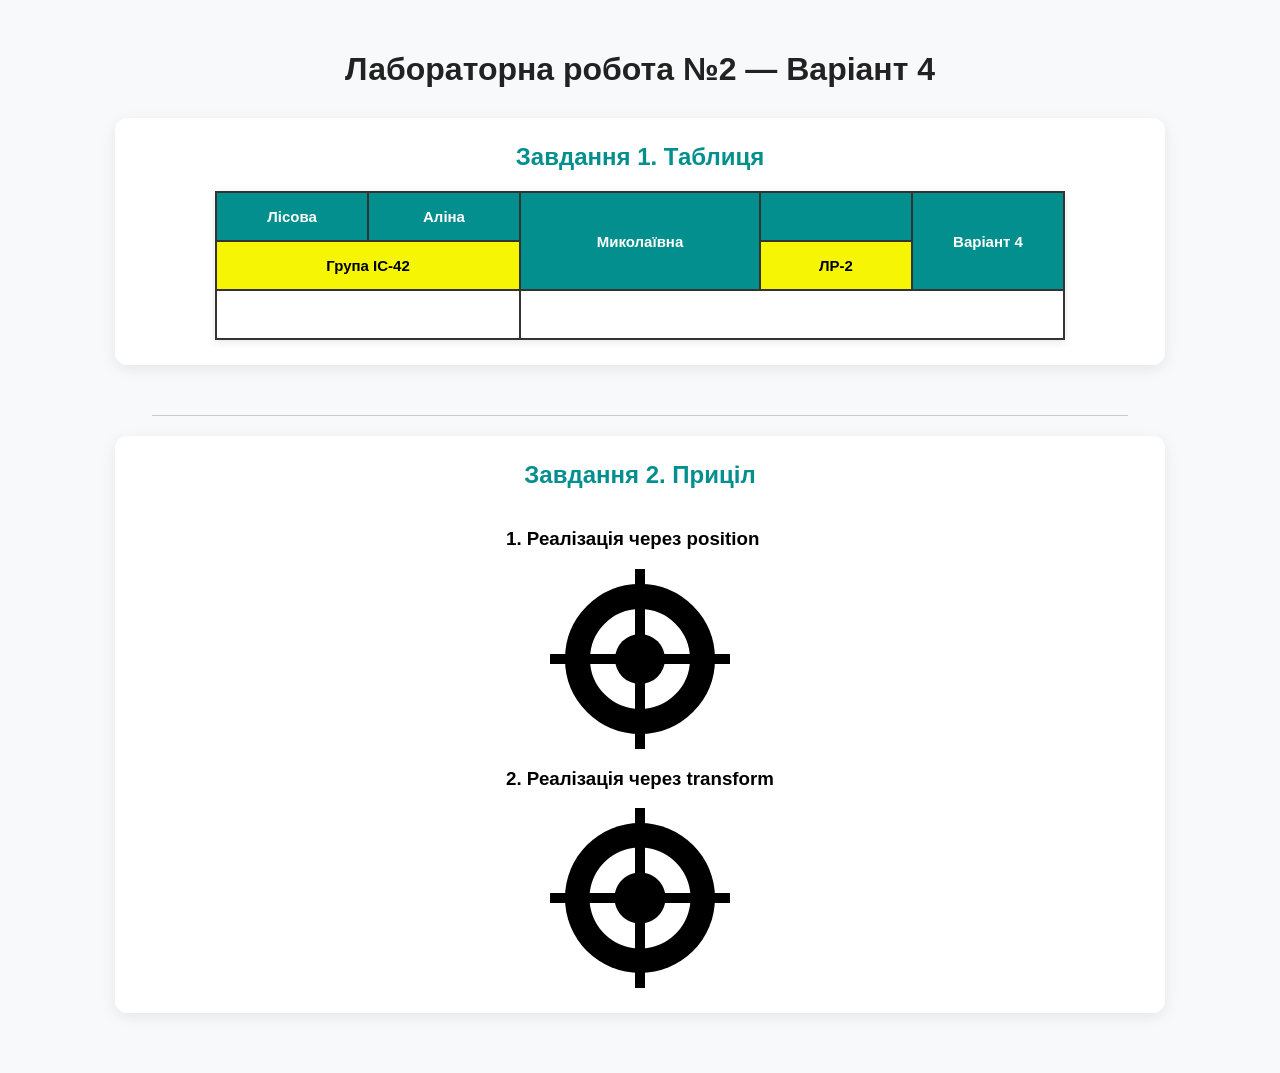
<file: index.html>
<!DOCTYPE html>
<html lang="uk">
<head>
    <meta charset="UTF-8">
    <meta name="viewport" content="width=device-width, initial-scale=1.0">
    <title>Лабораторна робота №2 - Варіант 4</title>
    <link rel="stylesheet" href="style.css">
</head>
<body>

<h1>Лабораторна робота №2 — Варіант 4</h1>
<!-- ЗАВДАННЯ 1 -->
<section class="task-section">
        <h2>Завдання 1. Таблиця </h2>
    <table>
        <!-- 1-Й рядок -->
        <tr>
            <td class="row-1">Лісова</td>
            <td class="row-1">Аліна</td>
            <td class="row-1" rowspan="2" colspan="2">Миколаївна</td>
            <td class="row-1" ></td>
            <td class="row-1" rowspan="2">Варіант 4</td>
        </tr>
        <!-- 2-Й рядок -->
        <tr>
            <td class="row-2" colspan="2">Група ІС-42</td>
            <td class="row-2">ЛР-2</td>
        </tr>
        <!-- 3-Й рядок -->
        <tr class="row-3">
            <td colspan="2">&nbsp;</td>
            <td colspan="4">&nbsp;</td>
        </tr>
    </table>
</section>
    <hr class="divider">

<!-- ЗАВДАННЯ 2 -->
 <section class="task-section">
    <h2 class="title">Завдання 2. Приціл</h2>
    <div class="container">
        <!-- Спосіб 1: позиціонування -->
        <div class="block">
            <h3>1. Реалізація через position</h3>
            <div class="target-position">
                <div class="outer-ring"></div>
                <div class="inner-circle"></div>
                <div class="line-h"></div>
                <div class="line-v"></div>
            </div>
        </div>

        <!-- Спосіб 2: За допомогою трансформацій (transform) -->
        <div class="block">
            <h3>2. Реалізація через transform</h3>
            <div class="target-transform">
                <div class="ring-and-center"></div>
                <div class="cross-line h-line"></div>
                <div class="cross-line v-line"></div>
            </div>
        </div>
    </div>
</section>
</body>
</html>
</file>
<file: style.css>
body {
    font-family: Arial, sans-serif;
    background-color: #f8f9fa;
    margin: 0;
    padding: 30px;
    display: flex;
    flex-direction: column;
    align-items: center;
}

h1 {
    color: #222;
    margin-bottom: 30px;
}

.task-section {
    background: #ffffff;
    width: 90%;
    max-width: 1000px;
    padding: 25px;
    margin-bottom: 30px;
    border-radius: 12px;
    box-shadow: 0 4px 15px rgba(0, 0, 0, 0.08);
    display: flex;
    flex-direction: column;
    align-items: center;
}

.task-section h2 {
    color: #048f8f;
    margin-top: 0;
    margin-bottom: 20px;
}

.divider {
    width: 80%;
    border: 0;
    height: 1px;
    background: #ccc;
    margin: 20px 0;
}

   
/* СТИЛІ ЗАВДАННЯ 1*/
table {
    border-collapse: collapse;
    width: 100%;
    max-width: 850px;
    box-shadow: 0 2px 8px rgba(0,0,0,0.1);
}

td {
    border: 2px solid #333;
    padding: 15px 5px;
    text-align: center;
    vertical-align: middle;
    font-size: 15px;
    font-weight: bold;
    width: 140px;
}

/* 1-й рядок: 04-вар */
.row-1 {
    background-color: #048f8f;
    color: #ffffff;
    transition: background-color 0.3s, color 0.3s;
}

.row-1:hover {
    background-color: #f5f504;
    color: #000000;
}

/* 2-й рядок */
.row-2 {
    background-color: #f5f504;
    color: #000000;
    transition: background-color 0.3s, color 0.3s;
}

.row-2:hover {
    background-color: #048f8f;
    color: #ffffff;
}

/* 3-й рядок */
.row-3 {
    background-color: #ffffff;
    height: 45px;
}

/* СТИЛІ ЗАВДАННЯ 2*/
.target-container {
    display: flex;
    gap: 50px;
    flex-wrap: wrap;
    justify-content: center;
    width: 100%;
    margin-top: 10px;
}

.target-card {
    background: #fafafa;
    border: 1px solid #e0e0e0;
    padding: 20px;
    border-radius: 8px;
    text-align: center;
}

.target-card h3 {
    font-size: 16px;
    color: #444;
    margin-bottom: 20px;
}

/* --- 2.1 Через POSITION --- */
.target-position {
    position: relative;
    width: 180px;
    height: 180px;
    margin: 0 auto;
}

.target-position .outer-ring {
    position: absolute;
    top: 15px;
    left: 15px;
    width: 150px;
    height: 150px;
    box-sizing: border-box;
    border: 25px solid #000;
    border-radius: 50%;
    z-index: 2;
}

.target-position .inner-circle {
    position: absolute;
    top: 65px;
    left: 65px;
    width: 50px;
    height: 50px;
    background-color: #000;
    border-radius: 50%;
    z-index: 2;
}

.target-position .line-h {
    position: absolute;
    top: 85px;
    left: 0;
    width: 180px;
    height: 10px;
    background-color: #000;
    z-index: 1;
}

.target-position .line-v {
    position: absolute;
    top: 0;
    left: 85px;
    width: 10px;
    height: 180px;
    background-color: #000;
    z-index: 1;
}

/* --- 2.2 Через TRANSFORM --- */
.target-transform {
    position: relative;
    width: 180px;
    height: 180px;
    margin: 0 auto;
}

.target-transform .ring-and-center {
    position: absolute;
    top: 50%;
    left: 50%;
    width: 150px;
    height: 150px;
    transform: translate(-50%, -50%);
    border-radius: 50%;
    background: radial-gradient(
        circle, 
        #000 0px, 
        #000 25px, 
        transparent 26px, 
        transparent 50px, 
        #000 51px, 
        #000 75px
    );
    z-index: 2;
}

.target-transform .cross-line {
    position: absolute;
    top: 50%;
    left: 50%;
    background-color: #000;
    z-index: 1;
}

.target-transform .h-line {
    width: 180px;
    height: 10px;
    transform: translate(-50%, -50%);
}

.target-transform .v-line {
    width: 180px;
    height: 10px;
    transform: translate(-50%, -50%) rotate(90deg);
}
</file>
